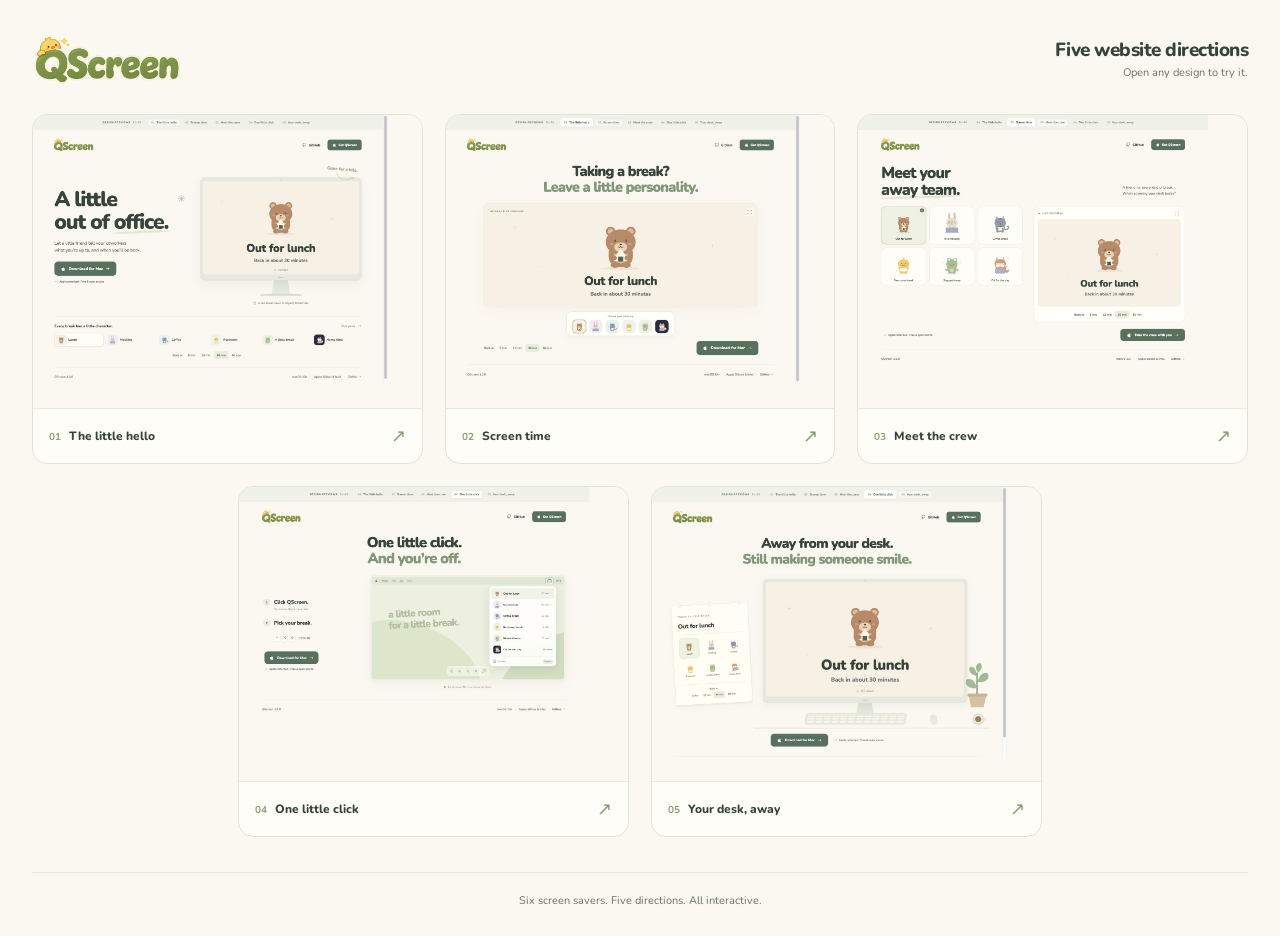
<file: website/compare.html>
<!doctype html>
<html lang="en">
<head>
  <meta charset="utf-8">
  <meta name="viewport" content="width=device-width, initial-scale=1">
  <meta name="robots" content="noindex, nofollow">
  <meta name="theme-color" content="#faf8f0">
  <title>QScreen — Five website directions</title>
  <link rel="icon" href="assets/favicon.svg" type="image/svg+xml">
  <link rel="stylesheet" href="styles.css?v=20261113-home5">
  <style>
    .gallery-header{max-width:1280px;padding:35px 32px 29px;margin:auto;display:flex;align-items:center;justify-content:space-between;gap:20px}
    .gallery-header img{width:150px;height:50px;object-fit:contain}
    .gallery-header h1{font-size:19px;letter-spacing:-.5px;font-weight:800}
    .gallery-header span{color:#687660;font-size:11px;display:block;margin-top:5px}
    .gallery-heading{text-align:right}
    .gallery-grid{max-width:1280px;margin:0 auto;padding:0 32px 35px;display:flex;gap:22px;flex-wrap:wrap;justify-content:center}
    .gallery-card{width:calc((100% - 44px)/3);min-width:0;overflow:hidden;border:1px solid #dfe4d5;border-radius:15px;background:#fffdf7;transition:transform .2s,box-shadow .2s,border-color .2s}
    .gallery-card:hover{transform:translateY(-4px);box-shadow:0 14px 28px #3f5d4212;border-color:#b9c9ab}
    .gallery-card img{display:block;width:100%;height:auto;aspect-ratio:1.32;object-fit:cover;object-position:top;border-bottom:1px solid #e6e9dc}
    .gallery-card figcaption{display:flex;align-items:center;justify-content:space-between;gap:10px;padding:15px 16px;font-size:12px;font-weight:800}
    .gallery-card figcaption b{font-size:10px;color:#8b9e7d;margin-right:8px;font-weight:700}
    .gallery-card figure{margin:0}.gallery-arrow{font-size:18px;color:#879d78}
    .gallery-footer{max-width:1216px;margin:0 auto;padding:20px 0 28px;border-top:1px solid #e2e7d9;color:#687660;font-size:11px;text-align:center}
    @media(max-width:1000px){.gallery-card{width:calc((100% - 22px)/2)}}
    @media(max-width:600px){.gallery-header{padding:23px 22px}.gallery-header img{width:125px}.gallery-header h1{font-size:16px}.gallery-header span{font-size:9px}.gallery-grid{padding:0 22px 25px;gap:18px}.gallery-card{width:100%}.gallery-card figcaption{font-size:13px}.gallery-footer{margin:0 22px;font-size:10px}}
    @media(prefers-reduced-motion:reduce){.gallery-card{transition:none}.gallery-card:hover{transform:none}}
  </style>
</head>
<body>
  <header class="gallery-header">
    <img src="assets/wordmark.png" width="150" height="50" alt="QScreen">
    <div class="gallery-heading"><h1>Five website directions</h1><span>Open any design to try it.</span></div>
  </header>
  <main class="gallery-grid" aria-label="Five interactive QScreen website designs">
    <a class="gallery-card" href="index.html?view=1"><figure><img src="assets/previews/01.jpg" alt="Cream and sage split layout with a screen saver on a monitor and six reason selectors"><figcaption><span><b>01</b>The little hello</span><span class="gallery-arrow" aria-hidden="true">↗</span></figcaption></figure></a>
    <a class="gallery-card" href="index.html?view=2"><figure><img src="assets/previews/02.jpg" alt="Large central screen saver with a floating animal selector underneath"><figcaption><span><b>02</b>Screen time</span><span class="gallery-arrow" aria-hidden="true">↗</span></figcaption></figure></a>
    <a class="gallery-card" href="index.html?view=3"><figure><img src="assets/previews/03.jpg" alt="Six character cards beside a live screen saver preview"><figcaption><span><b>03</b>Meet the crew</span><span class="gallery-arrow" aria-hidden="true">↗</span></figcaption></figure></a>
    <a class="gallery-card" href="index.html?view=4"><figure><img src="assets/previews/04.jpg" alt="Two-step tutorial beside an interactive Mac menu-bar demonstration"><figcaption><span><b>04</b>One little click</span><span class="gallery-arrow" aria-hidden="true">↗</span></figcaption></figure></a>
    <a class="gallery-card" href="index.html?view=5"><figure><img src="assets/previews/05.jpg" alt="Illustrated desk with a monitor, plant and interactive break notepad"><figcaption><span><b>05</b>Your desk, away</span><span class="gallery-arrow" aria-hidden="true">↗</span></figcaption></figure></a>
  </main>
  <footer class="gallery-footer">Six screen savers. Five directions. All interactive.</footer>
</body>
</html>
</file>
<file: website/styles.css>
@font-face{font-family:Nunito;src:url('assets/Nunito.ttf') format('truetype');font-weight:200 1000;font-style:normal;font-display:swap}
:root{--paper:#faf8f0;--white:#fffefa;--ink:#34443b;--green:#53715b;--green-dark:#3e5c47;--muted:#899087;--line:#e5e7dc;--soft:#edf0e5;--radius:24px;font-family:Nunito,ui-rounded,-apple-system,BlinkMacSystemFont,'Segoe UI',sans-serif;color:var(--ink);background:var(--paper);font-synthesis:none;font-optical-sizing:auto}
*{box-sizing:border-box}body{margin:0}button,a,input{-webkit-tap-highlight-color:transparent}button{font:inherit;color:inherit;cursor:pointer}a{color:inherit;text-decoration:none}button{border:0}svg{flex-shrink:0;vertical-align:middle}button,a{touch-action:manipulation}button:focus-visible,a:focus-visible{outline:3px solid #8aa57c;outline-offset:5px}button:disabled{cursor:default}::selection{background:#dce8d1}h1,h2,h3,p{margin:0}h1{font-size:clamp(56px,5.5vw,80px);font-weight:850;letter-spacing:-3.7px;line-height:1.08}h2{font-size:23px;letter-spacing:-.6px;font-weight:800}p{line-height:1.6}.sr-only{position:absolute;width:1px;height:1px;overflow:hidden;clip:rect(0,0,0,0);white-space:nowrap}.skip-link{position:fixed;top:-100px;left:16px;z-index:99;background:var(--green);color:#fff;padding:12px 20px;border-radius:12px}.skip-link:focus{top:12px}.no-script{margin:40px}
.design-bar{height:58px;background:#f0f1e9;border-bottom:1px solid #dfe3d8;display:flex;align-items:center;justify-content:center;gap:25px;padding:8px 20px;position:relative;z-index:30}.design-label{font-size:9px;font-weight:850;letter-spacing:1.3px;white-space:nowrap;color:#6d7c6e;display:flex;gap:10px;align-items:center}.design-label>span{font-weight:600;letter-spacing:0;color:#919a8f}.design-options{display:flex;gap:5px}.design-options a{padding:8px 13px;border:1px solid transparent;border-radius:8px;font-size:11px;white-space:nowrap;font-weight:750;color:#7a8478;transition:background .18s,color .18s,box-shadow .18s}.design-options a>span{font-size:10px;margin-right:5px;opacity:.65}.design-options a:hover{background:#e5e9df}.design-options a.active{background:var(--white);border-color:#e0e4d7;color:var(--green-dark);box-shadow:0 2px 6px #3d4a3710}
#main{max-width:1440px;margin:auto;outline:none}.site-header{height:112px;max-width:1280px;margin:auto;padding:0 56px;display:flex;align-items:center;justify-content:space-between}.brand{display:flex;align-items:center;margin-left:-5px}.brand img{width:156px;height:52px;object-fit:contain}.header-actions{display:flex;align-items:center;gap:28px}.text-link{display:inline-flex;align-items:center;gap:8px;font-size:13px;font-weight:750}.text-link:hover{color:var(--green)}.button{display:inline-flex;align-items:center;justify-content:center;gap:10px;min-height:54px;padding:0 23px;border-radius:13px;font-size:15px;font-weight:800;white-space:nowrap;transition:transform .2s,box-shadow .2s,background .2s}.button:hover{transform:translateY(-2px);box-shadow:0 7px 18px #3e5c4720}.button:active{transform:translateY(0)}.primary{background:var(--green);color:#fffefa}.primary:hover{background:var(--green-dark)}.button.small{min-height:41px;padding:0 17px;font-size:12px;border-radius:10px;gap:7px}.button.small>svg:first-child{width:17px;height:17px}.button.small>svg:last-child{display:none}.icon-button{width:34px;height:34px;border-radius:10px;display:inline-flex;align-items:center;justify-content:center;background:transparent;color:var(--muted)}.icon-button:hover{background:#dfe5d766;color:var(--green)}.site-footer{max-width:1168px;margin:0 auto;padding:28px 0 30px;border-top:1px solid var(--line);display:flex;align-items:center;justify-content:space-between;gap:20px;color:#858e82;font-size:11px;font-weight:650}.site-footer>span{display:flex;align-items:center;gap:7px}.site-footer i{font-style:normal;margin:0 4px;opacity:.6}.site-footer a{display:inline-flex;gap:4px;align-items:center}.site-footer a:hover{color:var(--green)}.free-tag{font-size:11px;font-weight:800;color:#71816d;letter-spacing:.4px;display:flex;align-items:center;gap:8px}.live-dot{height:6px;width:6px;background:#8ba17c;border-radius:50%;display:inline-block;flex-shrink:0;box-shadow:0 0 0 4px #8ba17c0c}.hero-description{font-size:17px;color:#7d897c;font-weight:550;letter-spacing:-.15px}.hero-cta{display:flex;flex-direction:column;align-items:flex-start;gap:15px}.trust-note{display:inline-flex;align-items:center;gap:5px;color:#8a9385;font-size:10px;font-weight:650}.trust-note>svg{color:#7d9674}.trust-note>span{margin:0 3px;opacity:.6}.sage-text{color:#7e9977}.hand-underline{position:relative;display:inline-block;z-index:0}.hand-underline:after{content:'';position:absolute;height:9px;bottom:0;left:-3px;right:-8px;border-radius:50%;background:#e3e8cf;z-index:-1;transform:rotate(-2deg)}
.animal{width:100%;height:100%;overflow:visible;display:block}.pal-motion{animation:pal-bob 4s ease-in-out infinite;transform-origin:50% 70%}.pal-eyes{animation:pal-blink 5.7s infinite;transform-box:fill-box;transform-origin:center}.steam{animation:steam 3s ease-in-out infinite}.bubbles{animation:bubble 4s ease-in-out infinite}.sleep-z{animation:steam 4s ease-in-out infinite}.reason-art .animal .pal-motion,.menu-avatar .animal .pal-motion{animation:none}.reason-art .animal .pal-eyes,.menu-avatar .animal .pal-eyes{animation:none}.reason-button:hover .pal-motion{animation:pal-bob 1.8s ease-in-out infinite}.reason-button:hover .reason-art{transform:translateY(-3px)}@keyframes pal-bob{0%,100%{transform:translateY(0)}50%{transform:translateY(-6px)}}@keyframes pal-blink{0%,94%,99%,100%{transform:scaleY(1)}96%,97%{transform:scaleY(.08)}}@keyframes steam{0%,100%{transform:translateY(0);opacity:.45}50%{transform:translateY(-6px);opacity:.85}}@keyframes bubble{0%,100%{transform:translateY(0);opacity:.4}50%{transform:translateY(-8px);opacity:.8}}
.screen-scene{aspect-ratio:1.66;position:relative;isolation:isolate;overflow:hidden;background:var(--scene-bg,#f7f0e3);color:#34423b;display:flex;align-items:center;flex-direction:column;justify-content:center;transition:background .4s,color .3s;border-radius:inherit;container-type:inline-size}.scene-character{position:relative;width:44%;height:54%;margin-top:-1%;display:flex;align-items:center;justify-content:center;z-index:1}.scene-copy{display:flex;flex-direction:column;align-items:center;gap:8px;z-index:1;margin-top:1%;padding:0 14px;width:100%;text-align:center}.scene-title{font-size:7.2cqw;line-height:1.15;font-weight:850;letter-spacing:-.12cqw}.scene-return{font-size:2.9cqw;font-weight:750;color:#7c897f;line-height:1.5}.scene-lock{position:absolute;bottom:3%;display:flex;align-items:center;gap:5px;font-size:1.7cqw;opacity:.4;font-weight:700}.scene-lock svg{width:1.6cqw;height:1.6cqw}.scene-spark{position:absolute;color:#8d9b7b;font-size:3cqw;font-weight:400;opacity:.23}.s1{left:11%;top:19%;animation:drift 13s ease-in-out infinite}.s2{right:16%;top:37%;animation:drift 11s ease-in-out infinite reverse}.s3{left:20%;top:57%;font-size:5cqw}.s4{right:27%;top:12%;font-size:4cqw}.night{color:#f5eddf}.night .scene-return{color:#c5c7d8}.night .scene-spark{color:#d6d4b8;opacity:.45}.scene-moon{display:none;position:absolute;right:13%;top:13%;width:6%;aspect-ratio:1;background:#f6d99b;border-radius:50%}.scene-moon:after{content:'';position:absolute;width:100%;height:100%;left:32%;top:-19%;border-radius:50%;background:var(--scene-bg)}.night .scene-moon{display:block}@keyframes drift{50%{transform:translate(7px,-7px)}}
.monitor{position:relative}.monitor-bezel{background:#e9e8e0;border:1px solid #dbddd2;border-radius:20px;padding:12px 10px 21px;position:relative;box-shadow:0 18px 40px #515f4510}.monitor .screen-scene{border-radius:10px}.monitor-camera{position:absolute;top:5px;width:3px;height:3px;left:calc(50% - 1.5px);border-radius:50%;background:#b9bfb3}.monitor-bottom{position:absolute;bottom:8px;width:19px;height:3px;background:#c7cebf;left:calc(50% - 9.5px);border-radius:4px}.monitor-neck{height:51px;width:83px;margin:0 auto;background:linear-gradient(#d7dbce,#e9ebdf);clip-path:polygon(18% 0,82% 0,92% 100%,8% 100%)}.monitor-foot{height:8px;width:159px;background:#d7ddcd;border-radius:70% 70% 3px 3px;margin:0 auto;box-shadow:0 7px 14px #5d6a4c0b}.preview-top{height:25px;display:flex;align-items:center;justify-content:space-between;gap:10px;color:#8b9485;font-size:9px;font-weight:650;padding:0 3px 9px}.window-dots{display:flex;gap:4px}.window-dots i{width:5px;height:5px;border-radius:50%;background:#cbd1c2}.preview-top .icon-button{width:20px;height:20px}.floating-tag{display:flex;align-items:center;gap:7px;justify-content:center;font-size:10px;color:#88917f}
.reason-picker{display:flex;gap:10px;align-items:center}.reason-button{position:relative;background:transparent;display:flex;align-items:center;justify-content:center;gap:7px;border-radius:14px;padding:5px 12px 5px 5px;border:1px solid transparent;transition:background .2s,border-color .2s,transform .2s,box-shadow .2s;min-height:50px}.reason-art{display:flex;align-items:center;justify-content:center;flex-shrink:0;transition:transform .2s;overflow:visible}.reason-label{font-size:12px;font-weight:750;white-space:nowrap;color:#7e887b}.reason-button.selected{background:#fffdf8;border-color:#d6decd;box-shadow:0 3px 9px #53604708}.reason-button:hover{background:#f2f3e9}.reason-button.selected .reason-label{color:#3d5a43}.reason-button .choice-check{display:none;position:absolute;right:7px;top:7px;width:16px;height:16px;background:#5e7b5c;border-radius:50%;color:white;align-items:center;justify-content:center}.pills .reason-art{width:40px;height:40px;border-radius:10px;background:var(--tile-bg)}.pills .reason-art .animal{width:39px;height:39px}.time-control{display:flex;align-items:center;gap:12px}.time-label{font-size:11px;font-weight:700;color:#92998c}.time-options{display:flex;align-items:center;gap:3px}.time-options button{padding:6px 10px;font-size:11px;font-weight:750;border-radius:8px;background:transparent;color:#8b9485;min-height:30px}.time-options button.selected{color:#56714d;background:#e8eddd}.time-options button:hover{background:#e9eee0}.time-options button span{font-weight:550}.no-timer{display:none;color:#92998c;font-size:11px}.is-offwork .time-label,.is-offwork .time-options{display:none}.is-offwork .no-timer{display:block}.selection-label{display:inline-flex;align-items:center;gap:8px;font-size:9px;font-weight:800;letter-spacing:1.2px;color:#91a086}
/* 01 — The little hello */
.hello-hero{display:grid;grid-template-columns:.95fr 1.15fr;align-items:center;gap:46px;max-width:1168px;margin:38px auto 0;min-height:434px}.hero-copy{position:relative;padding-bottom:12px}.hello-hero .free-tag{margin-bottom:27px;font-size:11px;letter-spacing:.1px}.hello-hero h1{position:relative;font-size:80px}.title-spark{position:absolute;font-size:38px;color:#b3bf97;right:14px;top:23px;font-weight:400}.hello-hero .hero-description{margin:24px 0 29px}.hello-preview{position:relative;padding-top:29px}.hello-monitor{width:100%}.preview-sticker{position:absolute;right:15px;top:-14px;transform:rotate(5deg);font-size:16px;font-weight:750;color:#8d9e7c;z-index:2}.preview-sticker svg{position:absolute;width:77px;height:47px;right:4px;top:20px;fill:none;stroke:#abb998;stroke-width:1.5}.hello-preview .floating-tag{margin-top:21px}.hello-controls{max-width:1168px;margin:45px auto 31px;padding:25px 0 0;border-top:1px solid var(--line)}.picker-caption{display:flex;align-items:center;justify-content:space-between;font-size:14px;font-weight:800;margin-bottom:17px}.picker-caption>span{display:flex;align-items:center;gap:8px;font-size:11px;color:#929b89;font-weight:650}.hello-controls .reason-picker{justify-content:space-between;gap:9px}.hello-controls .reason-button{flex:1;justify-content:flex-start;gap:7px}.hello-controls .time-control{justify-content:center;margin-top:17px;min-height:30px}
/* 02 — Screen time */
.cinema-hero{max-width:1050px;margin:14px auto 37px}.cinema-heading{text-align:center;position:relative;margin:0 auto 31px}.cinema-heading .free-tag{justify-content:center;letter-spacing:1.8px;font-size:9px;margin-bottom:17px}.cinema-heading h1{font-size:54px;letter-spacing:-2.4px;line-height:1.12}.cinema-stage{position:relative;padding-bottom:35px}.cinema-preview{border-radius:24px;position:relative;box-shadow:0 15px 45px #6c745409;overflow:hidden}.cinema-preview>.screen-scene{aspect-ratio:2.65;border:1px solid #e8e8dd;border-radius:24px}.cinema-preview .scene-character{height:64%;width:32%;margin-top:-1%}.cinema-preview .scene-title{font-size:4.4cqw}.cinema-preview .scene-return{font-size:1.85cqw}.cinema-preview .scene-copy{gap:7px;margin-top:-1%}.cinema-preview .scene-lock{display:none}.cinema-preview .scene-spark{font-size:2cqw}.cinema-preview .scene-moon{width:4%;right:20%}.cinema-expand{position:absolute;top:17px;right:17px;width:33px;height:33px;color:#7d8e76;background:#fff8}.preview-corner{position:absolute;top:25px;left:27px;color:#83927b;font-size:9px;font-weight:750;letter-spacing:1.4px}.cinema-switcher{position:absolute;bottom:0;left:50%;transform:translateX(-50%);padding:11px 22px 10px;background:#fffef9;border:1px solid #e4e7d9;border-radius:22px;box-shadow:0 9px 23px #59654d0c;text-align:center;width:max-content;max-width:94%}.cinema-switcher>span{font-size:9px;font-weight:700;letter-spacing:.4px;color:#929c89;display:block;margin-bottom:7px}.rounds{gap:12px}.rounds .reason-button{padding:0;min-height:0;width:51px;height:51px;background:var(--tile-bg);border:2px solid transparent;border-radius:15px}.rounds .reason-button.selected{border-color:#718d64;box-shadow:0 0 0 3px #e6ecdc}.rounds .reason-art{width:49px;height:49px}.rounds .reason-label{position:absolute;bottom:-27px;left:50%;transform:translateX(-50%);font-size:9px;background:var(--ink);padding:4px 8px;color:white;border-radius:7px;opacity:0;pointer-events:none;z-index:5;transition:opacity .2s}.rounds .reason-button:hover .reason-label,.rounds .reason-button:focus-visible .reason-label{opacity:1}.cinema-bottom{margin-top:23px;display:flex;justify-content:space-between;align-items:center}.cinema-bottom .time-control{padding-left:5px}
/* 03 — Meet the crew */
.crew-hero{max-width:1168px;margin:20px auto 32px}.crew-heading{display:flex;align-items:flex-end;justify-content:space-between;margin-bottom:31px}.crew-heading .free-tag{font-size:9px;letter-spacing:1.4px;margin-bottom:18px}.crew-heading h1{font-size:60px;letter-spacing:-2.7px}.crew-heading .hero-description{font-size:14px;margin-bottom:6px;padding-right:36px;line-height:1.65}.crew-layout{display:grid;grid-template-columns:1fr 1.07fr;gap:42px;align-items:stretch}.crew-grid{display:grid;grid-template-columns:repeat(3,1fr);gap:13px;align-items:stretch}.crew-grid .reason-button{display:flex;flex-direction:column;border:1px solid #e5e8dc;padding:13px 6px 12px;border-radius:18px;background:#fffdf7;gap:3px;min-height:146px}.crew-grid .reason-button.selected{background:#edf1e3;border-color:#9caf8d;box-shadow:0 4px 12px #6680520c}.crew-grid .reason-art{width:102px;height:101px}.crew-grid .reason-label{font-size:10px;white-space:normal;color:#6d7d64}.crew-grid .reason-button.selected .choice-check{display:flex}.custom-link{font-size:10px;color:#929b89;display:flex;align-items:center;justify-content:center;gap:7px;margin-top:20px}.custom-link:hover{color:var(--green)}.crew-live{border:1px solid #e1e5d7;border-radius:22px;padding:15px;background:#fffef8;display:flex;flex-direction:column}.crew-live-top{height:23px;display:flex;align-items:center;justify-content:space-between;margin-bottom:10px;padding:0 3px}.crew-live-top .icon-button{width:25px;height:25px}.crew-live .screen-scene{aspect-ratio:1.63;border-radius:13px;flex:1;min-height:270px}.crew-live .scene-character{width:49%;height:57%}.crew-live .scene-title{font-size:6.6cqw}.crew-live .scene-return{font-size:2.9cqw}.crew-live .scene-lock{display:none}.crew-live .time-control{justify-content:center;margin-top:15px;min-height:30px}.crew-bottom{display:flex;justify-content:space-between;align-items:center;margin-top:24px;padding-left:8px}.crew-bottom .button{font-size:13px;min-height:47px}
/* 04 — One little click */
.click-hero{max-width:1168px;margin:15px auto 42px}.click-heading{text-align:center;margin-bottom:33px}.click-heading .free-tag{justify-content:center;font-size:9px;letter-spacing:1.6px;margin-bottom:16px}.click-heading h1{font-size:56px;letter-spacing:-2.5px}.click-layout{display:grid;grid-template-columns:.75fr 1.5fr;gap:37px;align-items:center}.click-instructions{padding:20px 4px 0}.step-item{display:flex;align-items:flex-start;gap:14px;margin-bottom:28px}.step-number{width:27px;height:27px;border:1px solid #dce3d1;border-radius:50%;background:#e9eedd;color:#63805b;display:flex;align-items:center;justify-content:center;font-size:11px;font-weight:850;flex-shrink:0;margin-top:3px}.step-item h3{font-size:20px;letter-spacing:-.4px;line-height:1.6}.step-item p{font-size:11px;color:#949d8d;margin-top:2px}.keyboard-hint{display:flex;align-items:center;gap:4px;margin:3px 0 39px 41px}kbd{font-family:inherit;font-weight:700;display:flex;align-items:center;justify-content:center;width:25px;height:27px;border:1px solid #e3e6d9;border-bottom-width:2px;border-radius:6px;background:#fffef8;font-size:12px;color:#7b8d73}.keyboard-hint>span{font-size:10px;color:#96a08e;margin-left:7px}.click-cta{margin-left:4px;display:flex;flex-direction:column;align-items:flex-start;gap:13px}.click-cta .button{min-height:48px;font-size:13px;padding:0 18px}.click-demo-wrap{position:relative}.desktop-demo{position:relative;height:408px;isolation:isolate;background:#e7eddc;border:8px solid #f0f0e7;border-radius:20px;box-shadow:0 13px 30px #4f623e0b;overflow:hidden}.desktop-bar{height:28px;position:relative;z-index:7;display:flex;align-items:center;background:#dbe4d2b8;backdrop-filter:blur(15px);padding:0 11px;gap:11px}.desktop-mac{display:flex;gap:15px;align-items:center;font-size:8px;color:#6b7e65;flex:1}.desktop-mac strong{font-weight:850}.menubar-trigger{height:25px;width:30px;border-radius:5px;background:transparent;position:relative;display:flex;align-items:center;justify-content:center;color:#5f7856}.menubar-trigger:hover,.menubar-trigger.open{background:#f9fbefc4;box-shadow:inset 0 0 0 1px #98ad87}.click-halo{position:absolute;inset:-4px;border:1px solid #8da87a;border-radius:8px;animation:click-pulse 2s ease-in-out infinite;pointer-events:none}.menubar-trigger.open .click-halo{display:none}@keyframes click-pulse{0%,100%{opacity:.3;transform:scale(.95)}50%{opacity:.9;transform:scale(1.12)}}.desktop-clock{font-size:9px;color:#728269;font-weight:700}.desktop-wallpaper{position:absolute;inset:28px 0 0;overflow:hidden;background:#edf0df;transition:opacity .3s}.wallpaper-blob{position:absolute;pointer-events:none}.blob-one{background:#dce5ca;width:550px;height:350px;border-radius:50% 60% 0 0;bottom:-140px;left:-120px;transform:rotate(18deg)}.blob-two{background:#d1dfbf;width:520px;height:290px;border-radius:70% 70% 0 0;bottom:-130px;right:-240px;transform:rotate(-30deg)}.desktop-hello{position:absolute;top:86px;left:63px;font-size:38px;font-weight:800;letter-spacing:-1.7px;line-height:1.14;color:#b1c09e;transform:rotate(-3deg)}.desktop-dock{position:absolute;bottom:13px;left:50%;transform:translateX(-50%);display:flex;gap:7px;background:#fbfcf496;padding:5px 7px;border:1px solid #ffffff8c;border-radius:11px}.desktop-dock i{width:24px;height:24px;background:#eef2e2;border:1px solid #e0e7d2;border-radius:6px;font-style:normal;font-size:15px;color:#9eb28e;display:flex;align-items:center;justify-content:center}.desktop-saver{position:absolute;inset:28px 0 0;opacity:0;pointer-events:none;transition:opacity .35s}.desktop-saver .screen-scene{height:100%;width:100%;aspect-ratio:auto;border-radius:0}.desktop-saver .scene-character{height:57%;width:39%;margin-top:-2%}.desktop-saver .scene-title{font-size:5.5cqw}.desktop-saver .scene-return{font-size:2.5cqw}.desktop-saver .scene-lock{display:none}.showing-saver .desktop-saver{opacity:1;pointer-events:auto}.showing-saver .desktop-wallpaper{opacity:0}.quick-menu{position:absolute;top:33px;right:29px;z-index:9;width:258px;padding:7px;background:#fffefaed;backdrop-filter:blur(20px);border:1px solid #e0e6d4;border-radius:14px;box-shadow:0 10px 35px #33472921;transform-origin:top right;animation:menu-in .18s ease-out}.quick-menu[hidden]{display:none}.menu-row{display:flex;width:100%;align-items:center;gap:9px;min-height:43px;border-radius:8px;padding:4px 7px;background:transparent;text-align:left;font-size:10px;font-weight:750}.menu-row:hover,.menu-row:focus-visible{background:#eaf0e1}.menu-row.selected{background:#f1f3e9}.menu-avatar{width:30px;height:30px;flex-shrink:0;border-radius:8px}.menu-time{margin-left:auto;color:#929b8d;display:flex;align-items:center;gap:3px;white-space:nowrap;font-weight:600;font-size:9px}.menu-footer{display:flex;align-items:center;gap:6px;margin:6px 5px 2px;padding-top:9px;border-top:1px solid #e6e9dd;font-size:8px;color:#95a08a}.menu-footer>span{margin-left:auto;background:#e8eddf;padding:3px 6px;border-radius:4px;color:#6c815e}.desktop-prompt{position:absolute;z-index:6;top:45px;right:72px;display:flex;align-items:center;gap:8px;font-size:12px;font-weight:750;color:#7c986a;transform:rotate(-6deg);transition:opacity .2s}.desktop-prompt svg{transform:rotate(-35deg)}.desktop-prompt.is-hidden{opacity:0;pointer-events:none}.return-demo{position:absolute;bottom:10px;right:11px;display:flex;gap:5px;align-items:center;background:#fffc;border:1px solid #d7dece90;border-radius:8px;font-size:8px;padding:5px 7px;color:#748767;z-index:3}.return-demo svg{transform:rotate(180deg)}.demo-caption{display:flex;justify-content:center;gap:7px;align-items:center;font-size:9px;font-weight:600;color:#9ba391;margin-top:16px}@keyframes menu-in{from{opacity:0;transform:translateY(-5px) scale(.97)}to{opacity:1;transform:none}}
/* 05 — Your desk, away */
.desk-hero{max-width:1168px;margin:16px auto 35px}.desk-heading{text-align:center;margin-bottom:22px}.desk-heading .free-tag{justify-content:center;letter-spacing:1.5px;font-size:9px;margin-bottom:15px}.desk-heading h1{font-size:52px;line-height:1.14;letter-spacing:-2.2px}.desk-composition{position:relative;display:grid;grid-template-columns:292px 1fr;gap:43px;min-height:440px;align-items:center;margin-top:28px}.desk-note{position:relative;padding:29px 22px 19px;border-radius:7px 8px 11px 7px;background:#fffdf4;border:1px solid #e5e4d4;box-shadow:4px 8px 0 -3px #eeeee2,0 14px 20px #686c4c09;transform:rotate(-3deg);z-index:2}.note-binding{position:absolute;top:-9px;left:25px;right:25px;display:flex;justify-content:space-between}.note-binding i{display:block;background:var(--paper);height:18px;width:10px;border:1px solid #e1e4d4;border-radius:8px}.note-date{font-size:8px;letter-spacing:1.5px;font-weight:800;color:#a2aa92}.note-current{font-size:23px;font-weight:800;letter-spacing:-.6px;margin:12px 0 13px;padding-bottom:16px;border-bottom:1px solid #e9eadb}.note-picks{display:grid;grid-template-columns:repeat(3,1fr);gap:7px}.note-picks .reason-button{padding:3px 2px 6px;gap:0;flex-direction:column;min-height:77px;border-radius:12px}.note-picks .reason-button.selected{background:#edf2df;border-color:#d3dfbf;box-shadow:none}.note-picks .reason-art{width:47px;height:47px}.note-picks .reason-label{font-size:8px;color:#8d997e}.note-timer{margin-top:15px;padding-top:13px;border-top:1px solid #e9eadb;flex-direction:column;gap:5px;min-height:57px}.note-timer .time-label{font-size:9px}.note-timer .time-options button{font-size:9px;padding:4px 8px;min-height:25px}.note-timer .no-timer{font-size:9px;margin-top:11px}.desk-monitor-area{position:relative;padding:15px 51px 62px 5px;min-width:0}.desk-monitor{position:relative;z-index:2;width:100%}.desk-monitor .monitor-bezel{padding:12px 11px 22px;border-radius:18px;box-shadow:0 12px 30px #5e6f4110}.desk-monitor .monitor-neck{height:43px;width:80px}.desk-monitor .monitor-foot{width:147px}.desk-monitor .screen-scene{aspect-ratio:1.73}.desk-plant{position:absolute;right:-41px;bottom:88px;width:110px;height:185px;z-index:3}.desk-keyboard{position:absolute;bottom:31px;left:20%;width:46%;height:42px;border-radius:8px;background:#e9e9dd;border:1px solid #dedfd2;padding:5px 7px;transform:skewX(-9deg);z-index:3}.desk-keyboard>div{display:grid;grid-template-columns:repeat(12,1fr);gap:3px;height:100%}.desk-keyboard i{background:#f8f9ed;border:1px solid #e0e4d5;border-radius:2px}.desk-mouse{position:absolute;bottom:31px;right:20%;width:25px;height:39px;background:#e9eade;border:1px solid #dce1d0;border-radius:12px;transform:rotate(-13deg);z-index:3}.desk-mouse:after{content:'';position:absolute;top:4px;height:9px;width:1px;background:#c5cdb8;left:11px}.desk-cup{position:absolute;width:43px;height:43px;border-radius:50%;background:#e2ddc7;bottom:30px;right:-12px;box-shadow:0 4px 5px #45533909;z-index:4}.desk-cup:before{content:'';position:absolute;inset:6px;background:#fff9e9;border-radius:50%}.desk-cup:after{content:'';position:absolute;inset:10px;background:#9e7c5f;border-radius:50%}.desk-cup>span{position:absolute;right:-9px;top:17px;width:14px;height:9px;border:3px solid #e2ddc7;border-radius:7px}.desk-line{position:absolute;height:2px;background:#dfe4d3;bottom:16px;left:-30px;right:-32px}.desk-bottom{display:flex;align-items:center;justify-content:center;gap:22px;margin-top:4px}.desk-bottom .button{min-height:49px;font-size:13px}
.expanded-preview{width:min(1000px,94vw);max-height:94dvh;padding:18px;border:1px solid #e3e7d7;border-radius:25px;color:var(--ink);background:var(--paper);box-shadow:0 30px 90px #18261730;overflow:auto}.expanded-preview::backdrop{background:#26352d75;backdrop-filter:blur(9px)}.expanded-header{display:flex;justify-content:space-between;align-items:center;padding:0 5px 13px}.expanded-title{font-size:12px;font-weight:750;color:#86947b}.expanded-preview>.screen-scene{border-radius:15px;aspect-ratio:1.9}.expanded-controls{padding:18px 0 3px}.expanded-controls .reason-picker{justify-content:center;flex-wrap:wrap}.expanded-controls .time-control{justify-content:center;margin-top:13px}.dialog-open{overflow:hidden}
@media(min-width:1500px){.hello-hero{margin-top:65px}.hello-controls{margin-top:55px}.site-header{height:125px}.cinema-hero{margin-top:30px}.crew-hero,.click-hero,.desk-hero{margin-top:35px}}
@media(max-width:1250px){.site-header{padding:0 38px}.hello-hero,.hello-controls,.crew-hero,.click-hero,.desk-hero,.site-footer{margin-left:38px;margin-right:38px}.hello-hero{gap:30px}.hello-hero h1{font-size:72px}.title-spark{right:0}.cinema-hero{margin-left:70px;margin-right:70px}.hello-controls .reason-button{padding-right:8px}.hello-controls .reason-label{font-size:10px}.hello-controls .reason-art{width:35px;height:35px}.crew-layout{gap:27px}.crew-grid .reason-button{min-height:137px}.crew-grid .reason-art{width:93px;height:92px}.crew-live .screen-scene{min-height:251px}.desk-composition{grid-template-columns:270px 1fr;gap:22px}.desk-note{padding:27px 18px 17px}.desk-monitor-area{padding-right:40px}.desktop-demo{height:380px}}
@media(max-width:1000px){.design-label{display:none}.design-bar{justify-content:center;height:54px}.design-options{gap:3px}.design-options a{padding:7px 10px;font-size:10px}.site-header{height:95px;padding:0 30px}.brand img{width:140px;height:47px}.hello-hero,.hello-controls,.crew-hero,.click-hero,.desk-hero,.site-footer{margin-left:30px;margin-right:30px}.hello-hero{margin-top:24px;min-height:380px;gap:25px;grid-template-columns:1fr 1.05fr}.hello-hero h1{font-size:62px;letter-spacing:-3px}.hello-hero .free-tag{font-size:9px;margin-bottom:24px}.hello-hero .hero-description{font-size:14px}.title-spark{font-size:29px;right:1px;top:18px}.preview-sticker{font-size:12px}.preview-sticker svg{width:60px;right:-4px;top:15px}.hello-preview .floating-tag{font-size:8px;margin-top:18px}.monitor-neck{height:40px;width:70px}.monitor-foot{width:140px}.hello-controls{margin-top:30px}.hello-controls .reason-picker{gap:3px}.hello-controls .reason-button{padding:4px;gap:3px;min-height:42px}.hello-controls .reason-art{width:31px;height:31px}.hello-controls .reason-label{font-size:9px}.cinema-hero{margin-left:45px;margin-right:45px;margin-top:22px}.cinema-heading h1{font-size:48px}.cinema-preview>.screen-scene{aspect-ratio:2.3}.crew-heading h1{font-size:52px}.crew-heading .hero-description{padding-right:0;font-size:12px}.crew-layout{gap:20px;grid-template-columns:1fr 1.08fr}.crew-grid{gap:8px}.crew-grid .reason-button{min-height:124px;padding:10px 3px}.crew-grid .reason-art{width:80px;height:80px}.crew-grid .reason-label{font-size:9px}.crew-live{padding:11px}.crew-live .selection-label{font-size:7px;letter-spacing:.8px}.crew-live .screen-scene{min-height:225px}.crew-live .time-control{gap:6px}.crew-live .time-options button{padding:5px 7px;font-size:10px}.click-heading h1{font-size:48px}.click-layout{grid-template-columns:.8fr 1.5fr;gap:20px}.step-item{gap:10px}.step-item h3{font-size:17px}.step-item p{font-size:10px}.desktop-demo{height:345px}.desktop-hello{font-size:30px;left:35px;top:87px}.quick-menu{width:230px;right:25px}.menu-row{min-height:38px;font-size:9px}.menu-avatar{height:26px;width:26px}.desktop-prompt{font-size:10px}.desktop-mac{gap:10px}.click-cta .button{font-size:12px;padding:0 13px}.click-cta .trust-note{font-size:8px}.click-instructions{padding-top:5px}.keyboard-hint{margin-left:36px;margin-bottom:28px}.desk-heading h1{font-size:44px}.desk-composition{grid-template-columns:240px 1fr;gap:16px;min-height:390px}.note-current{font-size:20px}.desk-monitor-area{padding:10px 27px 58px 0}.desk-monitor .monitor-bezel{padding:10px 8px 18px}.desk-monitor .monitor-neck{height:34px;width:65px}.desk-monitor .monitor-foot{width:125px}.desk-plant{width:85px;height:143px;right:-33px;bottom:80px}.desk-keyboard{bottom:28px;height:33px}.desk-mouse{bottom:28px;width:21px;height:31px}.desk-mouse:after{left:9px}.desk-cup{height:34px;width:34px;right:-12px;bottom:28px}.desk-cup:after{inset:8px}.desk-line{left:-10px;right:-13px;bottom:10px}.note-picks .reason-art{width:40px;height:40px}.note-picks .reason-button{min-height:65px}.note-picks .reason-label{font-size:7px}.desk-note{padding:25px 17px 15px}.note-timer .time-options button{font-size:8px;padding:4px 6px}.site-footer{font-size:10px}}
@media(max-width:760px){.design-bar{height:auto;min-height:52px;justify-content:flex-start;overflow-x:auto;padding:9px 13px;scrollbar-width:none}.design-bar::-webkit-scrollbar{display:none}.design-options{margin:0 auto;gap:4px}.design-options a{padding:7px 10px}.design-options a>span{margin-right:3px}.site-header{height:90px;padding:0 24px}.brand img{width:137px;height:46px}.header-actions{gap:17px}.header-actions .github-link{font-size:11px;gap:5px}.button.small{font-size:11px;min-height:38px;padding:0 13px}.button.small>svg:first-child{width:15px}.hello-hero,.hello-controls,.crew-hero,.click-hero,.desk-hero,.site-footer{margin-left:24px;margin-right:24px}.hello-hero{display:flex;flex-direction:column;gap:27px;margin-top:28px;min-height:0}.hero-copy{width:100%;text-align:center;padding:0}.hello-hero .free-tag{justify-content:center;font-size:9px;margin-bottom:20px}.hello-hero h1{font-size:66px;letter-spacing:-3.1px;display:inline-block}.hello-hero h1 br{display:none}.hello-hero h1 br:after{content:' '}.hello-hero h1 .title-spark{font-size:25px;right:-30px;top:1px}.hello-hero .hero-description{font-size:15px;line-height:1.65;margin:20px 0 24px}.hello-hero .hero-cta{align-items:center;gap:13px}.hello-preview{width:100%;max-width:580px;padding-top:25px}.preview-sticker{right:18px;top:0}.preview-sticker svg{height:35px;top:12px}.hello-monitor .monitor-bezel{border-radius:18px;padding:10px 8px 18px}.hello-monitor .monitor-neck{height:34px;width:70px}.hello-monitor .monitor-foot{width:133px;height:7px}.hello-preview .floating-tag{margin-top:14px;font-size:9px}.hello-controls{margin-top:27px;padding-top:24px;margin-bottom:23px}.picker-caption{font-size:13px;margin-bottom:15px}.picker-caption>span{font-size:10px}.hello-controls .reason-picker{display:grid;grid-template-columns:repeat(3,1fr);gap:7px}.hello-controls .reason-button{justify-content:flex-start;gap:7px;padding:6px;min-height:46px;background:#f4f4e9;border-color:transparent}.hello-controls .reason-button.selected{border-color:#c3d2b3;background:#fffdf8}.hello-controls .reason-label{font-size:10px}.hello-controls .reason-art{width:32px;height:32px}.hello-controls .time-control{margin-top:20px}.site-footer{flex-direction:column;justify-content:center;gap:12px;text-align:center;font-size:10px;padding:23px 0 26px}.site-footer>span{flex-wrap:wrap;justify-content:center}.cinema-hero{margin:27px 24px 30px}.cinema-heading{margin-bottom:26px}.cinema-heading .free-tag{font-size:8px;letter-spacing:1.3px;margin-bottom:15px}.cinema-heading h1{font-size:43px;letter-spacing:-1.9px;line-height:1.12}.cinema-preview>.screen-scene{aspect-ratio:1.55;border-radius:20px}.cinema-preview .scene-character{width:55%;height:57%;margin-top:-1%}.cinema-preview .scene-title{font-size:7.8cqw}.cinema-preview .scene-return{font-size:3.5cqw}.cinema-preview .scene-copy{gap:7px;margin-top:0}.cinema-preview .scene-moon{right:14%;width:7%}.preview-corner{top:18px;left:18px;font-size:7px;letter-spacing:1px}.cinema-expand{top:11px;right:11px;height:29px;width:29px}.cinema-switcher{padding:10px 14px 11px;border-radius:19px}.cinema-switcher>span{font-size:8px;margin-bottom:8px}.rounds{gap:9px}.rounds .reason-button{height:44px;width:44px;border-radius:12px}.rounds .reason-art{height:42px;width:42px}.cinema-stage{padding-bottom:40px}.cinema-bottom{flex-direction:column;gap:22px;margin-top:21px}.cinema-bottom .time-control{padding:0}.cinema-bottom .button{min-height:49px;font-size:13px}.crew-hero{margin-top:27px;margin-bottom:29px}.crew-heading{align-items:flex-start;flex-direction:column;gap:17px;margin-bottom:24px}.crew-heading .free-tag{font-size:8px;letter-spacing:1px;margin-bottom:15px}.crew-heading h1{font-size:54px;letter-spacing:-2.5px}.crew-heading h1 br{display:none}.crew-heading .hero-description{font-size:13px;line-height:1.6}.crew-heading .hero-description br{display:none}.crew-layout{display:flex;flex-direction:column;gap:24px}.crew-grid{gap:10px}.crew-grid .reason-button{min-height:137px;padding:10px 4px 12px}.crew-grid .reason-art{width:91px;height:91px}.crew-grid .reason-label{font-size:10px}.custom-link{font-size:9px;margin-top:14px}.crew-live{padding:13px;border-radius:19px}.crew-live .screen-scene{min-height:0;aspect-ratio:1.6}.crew-live .selection-label{font-size:8px}.crew-live .time-control{margin-top:13px}.crew-bottom{margin-top:25px;gap:17px;flex-direction:column-reverse;padding:0}.click-hero{margin-top:27px;margin-bottom:28px}.click-heading{margin-bottom:28px}.click-heading .free-tag{font-size:8px;letter-spacing:1.2px;margin-bottom:16px}.click-heading h1{font-size:47px;letter-spacing:-2.1px}.click-layout{display:flex;flex-direction:column;gap:26px}.click-instructions{width:100%;padding:0;display:grid;grid-template-columns:1fr 1fr;column-gap:15px}.step-item{margin-bottom:17px;gap:8px}.step-number{width:23px;height:23px;font-size:10px;margin-top:1px}.step-item h3{font-size:15px;letter-spacing:-.3px}.step-item p{font-size:9px;max-width:130px}.keyboard-hint{margin:0;grid-column:1/-1;justify-content:center}.click-cta{display:none}.click-demo-wrap{width:100%;max-width:600px}.desktop-demo{height:365px;border-width:6px;border-radius:17px}.desktop-bar{padding:0 9px;gap:7px}.desktop-mac{font-size:7px;gap:11px}.desktop-hello{font-size:32px;left:35px;top:91px}.desktop-clock{font-size:8px}.desktop-prompt{font-size:10px;right:58px}.quick-menu{width:238px;right:20px;padding:7px}.menu-row{font-size:10px;min-height:41px}.menu-avatar{width:28px;height:28px}.menu-time{font-size:8px}.desktop-saver .scene-character{height:56%;width:58%;margin-top:-3%}.desktop-saver .scene-title{font-size:7cqw}.desktop-saver .scene-return{font-size:3.4cqw}.demo-caption{font-size:8px;margin-top:13px}.desk-hero{margin-top:27px;margin-bottom:30px}.desk-heading h1{font-size:41px;letter-spacing:-1.8px}.desk-heading .free-tag{font-size:7px;letter-spacing:1px;margin-bottom:16px}.desk-composition{display:flex;flex-direction:column;gap:12px;min-height:0;margin-top:20px}.desk-note{order:2;width:100%;max-width:520px;transform:rotate(-1deg);margin-top:5px;padding:22px 18px 15px;border-radius:10px}.note-current{font-size:20px;display:inline-block;float:right;margin:0;padding:0;border:0}.note-date{font-size:7px;letter-spacing:1px;display:inline-block;margin-top:8px}.note-picks{clear:both;display:grid;grid-template-columns:repeat(6,1fr);gap:4px;padding-top:16px}.note-picks .reason-art{width:42px;height:42px}.note-picks .reason-button{min-height:65px;gap:3px}.note-picks .reason-label{font-size:7px;white-space:normal;min-height:10px}.note-timer{flex-direction:row;justify-content:center;gap:9px;margin-top:10px;padding-top:10px;min-height:37px}.note-timer .time-options button{font-size:9px;padding:5px 9px}.note-timer .no-timer{margin:0}.desk-monitor-area{width:100%;padding:10px 37px 62px 7px;max-width:570px}.desk-monitor .monitor-neck{height:34px}.desk-plant{right:-3px;bottom:82px;width:71px;height:120px}.desk-line{right:0;left:0;bottom:11px}.desk-cup{right:9px;bottom:30px;width:30px;height:30px}.desk-cup>span{right:-7px;top:12px}.desk-cup:after{inset:7px}.desk-keyboard{height:31px;bottom:30px}.desk-mouse{bottom:30px}.desk-bottom{margin-top:29px;flex-direction:column;gap:14px}.expanded-preview{padding:11px;border-radius:19px}.expanded-header{padding:0 2px 9px}.expanded-title{font-size:10px}.expanded-preview>.screen-scene{aspect-ratio:1.2}.expanded-controls{padding-top:13px}.expanded-controls .pills{display:grid;grid-template-columns:repeat(3,1fr);gap:5px}.expanded-controls .reason-button{padding:4px;gap:4px;justify-content:flex-start}.expanded-controls .reason-art{height:29px;width:29px}.expanded-controls .reason-label{font-size:9px}.expanded-controls .time-control{gap:8px}.expanded-controls .time-options button{font-size:10px}}
@media(max-width:420px){.header-actions .github-link{display:none}.site-header{padding:0 20px;height:84px}.brand img{width:133px}.hello-hero,.hello-controls,.crew-hero,.click-hero,.desk-hero,.site-footer{margin-left:20px;margin-right:20px}.hello-hero h1{font-size:55px;letter-spacing:-2.7px}.hello-hero h1 .title-spark{right:-22px;font-size:20px;top:0}.hello-hero .hero-description{font-size:13px}.picker-caption{font-size:11px}.picker-caption>span{font-size:9px;gap:4px}.hello-controls .reason-picker{gap:5px}.hello-controls .reason-label{font-size:9px}.hello-controls .reason-art{height:28px;width:28px}.hello-controls .reason-button{gap:4px;padding:4px}.trust-note{font-size:9px}.cinema-hero{margin-left:20px;margin-right:20px}.cinema-heading h1{font-size:37px;letter-spacing:-1.6px}.rounds{gap:7px}.rounds .reason-button{height:39px;width:39px}.rounds .reason-art{height:37px;width:37px}.cinema-switcher{padding-left:12px;padding-right:12px}.cinema-preview>.screen-scene{aspect-ratio:1.36}.crew-heading h1{font-size:48px}.crew-grid .reason-art{width:77px;height:77px}.crew-grid .reason-button{min-height:119px}.crew-grid .reason-label{font-size:9px}.crew-heading .hero-description{font-size:12px}.click-heading h1{font-size:41px}.click-heading .free-tag{font-size:7px}.step-item h3{font-size:13px}.step-item p{font-size:8px}.step-number{width:21px;height:21px;font-size:9px}.desktop-demo{height:341px}.desktop-mac{gap:9px}.desktop-mac span:last-child{display:none}.quick-menu{width:221px;right:16px}.menu-row{font-size:9px;gap:7px;min-height:39px}.desktop-hello{left:25px;font-size:29px}.desk-heading h1{font-size:34px;letter-spacing:-1.4px}.desk-heading .free-tag{font-size:6px;letter-spacing:.8px}.note-date{font-size:6px}.note-current{font-size:18px}.note-picks .reason-art{width:36px;height:36px}.note-picks .reason-label{font-size:6px}.desk-note{padding-left:13px;padding-right:13px}.note-picks .reason-button{min-height:58px}.note-timer .time-options button{padding:4px 7px}.desk-monitor-area{padding-right:33px}.desk-plant{width:59px;height:100px}.expanded-controls .reason-label{font-size:8px}}
@media(prefers-reduced-motion:reduce){*,*:before,*:after{animation:none!important;transition:none!important;scroll-behavior:auto!important}}

/* Keep the character dock clear of the return-time text. */
.cinema-stage{padding-bottom:0}.cinema-switcher{position:relative;left:auto;bottom:auto;transform:none;margin:16px auto 0}.cinema-bottom{margin-top:18px}

/* Keep small functional labels readable on the shared warm-paper palette. */
.hero-description,.reason-label,.time-label,.time-options button,.site-footer,.trust-note{color:#687660}
.scene-return{color:#68746e}.night .scene-return{color:#c5c7d8}

/* Selected homepage: the illustrated desk, followed by the menu-bar walkthrough. */
html{scroll-behavior:smooth}
.design-bar[hidden]{display:none}
.scroll-to-demo{display:flex;align-items:center;justify-content:center;gap:12px;width:max-content;max-width:calc(100% - 40px);margin:32px auto 0;padding:12px 18px;border-radius:30px;font-size:13px;font-weight:800;color:var(--green);background:#edf0e3}
.scroll-to-demo svg{transform:rotate(90deg)}
.scroll-to-demo:hover{background:#e2e9d7}
#how-it-works{scroll-margin-top:30px}
body[data-design="0"] .desk-hero{margin-top:22px}
body[data-design="0"] .click-hero{width:calc(100% - 112px);max-width:1168px;margin:72px auto 70px;padding:72px 0 35px;border-top:1px solid #dfe5d5}
.click-heading h2{font-size:56px;letter-spacing:-2.5px;line-height:1.08;font-weight:850}
body[data-design="0"] .click-heading{margin-bottom:48px}
body[data-design="0"] .click-instructions{padding-top:0}
body[data-design="0"] .keyboard-hint{margin-bottom:0}

/* Make the action itself the focal point, with a large, clickable callout. */
.desktop-demo{height:440px}
.desktop-bar{height:44px;padding:0 13px;gap:14px}
.desktop-mac{font-size:10px}
.desktop-clock{font-size:10px}
.menubar-trigger{width:48px;height:36px;background:#fffdf4;border:2px solid #6a865c;border-radius:9px;color:#45633e;box-shadow:0 2px 7px #49613c16}
.menubar-trigger:hover,.menubar-trigger.open{background:#fffef8;border-color:#395a34;box-shadow:0 0 0 4px #8ca57725}
.click-halo{inset:-5px;border:2px solid #759561;border-radius:13px;animation:click-pulse 2.5s ease-in-out infinite}
.menu-step{position:absolute;top:-4px;right:-9px;width:22px;height:22px;display:flex;align-items:center;justify-content:center;border:2px solid var(--paper);border-radius:50%;background:var(--green-dark);color:white;font-size:11px;font-weight:850;box-shadow:0 2px 5px #33472920}
.menubar-trigger.open .menu-step,.showing-saver .menu-step{display:none}
.desktop-wallpaper,.desktop-saver{top:44px}
.desktop-hello{top:125px;left:42px;font-size:36px}
.desktop-prompt{top:92px;right:48px;min-height:52px;padding:0 21px;gap:0;background:var(--green-dark);color:#fffef8;border:2px solid #fffdf1;border-radius:16px;box-shadow:0 6px 0 #d2ddc1,0 12px 24px #3d56341a;font-size:17px;font-weight:850;transform:none;animation:prompt-bob 2.8s ease-in-out infinite}
.desktop-prompt:hover{background:#304d39;animation-play-state:paused}
.desktop-prompt .prompt-arrow{position:absolute;right:8px;top:-52px;width:80px;height:60px;fill:none;stroke:var(--green-dark);stroke-width:3.5;stroke-linecap:round;stroke-linejoin:round;transform:none;pointer-events:none}
.desktop-prompt.is-hidden{visibility:hidden;animation:none}
.quick-menu{top:49px;right:35px;width:278px;padding:8px}
.menu-row{min-height:46px;font-size:11px}
.menu-time{font-size:10px}
.menu-avatar{width:33px;height:33px}
.menu-footer{font-size:9px}
.return-demo{font-size:10px;padding:8px 10px;bottom:13px;right:13px}
.demo-caption{font-size:11px;color:#687660;margin-top:18px}
@keyframes prompt-bob{0%,100%{transform:translateY(0)}50%{transform:translateY(4px)}}
@media(max-width:1000px){body[data-design="0"] .click-hero{width:calc(100% - 60px);padding-top:60px}.click-heading h2{font-size:48px}.desktop-demo{height:420px}.desktop-mac{gap:10px;font-size:9px}.desktop-mac span:last-child{display:none}.desktop-hello{font-size:29px;left:26px;top:140px}}
@media(max-width:760px){body[data-design="0"] .click-hero{width:calc(100% - 48px);margin-top:55px;padding-top:48px;margin-bottom:40px}.click-heading h2{font-size:43px;letter-spacing:-1.9px}body[data-design="0"] .click-heading{margin-bottom:30px}.header-actions .how-link{font-size:11px}.header-actions{gap:15px}body[data-design="0"] .header-actions .github-link{display:none}.desktop-demo{height:420px}.desktop-bar{gap:12px;padding:0 12px}.desktop-mac{font-size:8px;gap:10px}.desktop-prompt{right:39px;top:93px;font-size:16px;min-height:50px;padding:0 18px}.desktop-prompt .prompt-arrow{right:10px}.quick-menu{right:25px;width:min(278px,calc(100% - 40px))}.menu-row{font-size:11px;min-height:46px;gap:9px}.menu-avatar{width:32px;height:32px}.menu-time{font-size:10px}.desktop-hello{left:27px;top:145px;font-size:30px}.demo-caption{font-size:10px}.scroll-to-demo{font-size:12px;margin-top:29px}.step-item h3{font-size:16px}.step-item p{font-size:10px}.step-number{width:25px;height:25px;font-size:11px}}
@media(max-width:420px){body[data-design="0"] .site-header{padding:0 20px}.header-actions .how-link{font-size:10px}.header-actions{gap:11px}.brand img{width:120px}body[data-design="0"] .click-hero{width:calc(100% - 40px)}.click-heading h2{font-size:37px}.desktop-mac span{display:none}.desktop-prompt{font-size:15px}.desktop-hello{font-size:27px}.step-item h3{font-size:14px}.step-item p{font-size:9px}}
@media(prefers-reduced-motion:reduce){html{scroll-behavior:auto}.desktop-prompt,.click-halo{animation:none}}

@media(max-width:360px){body[data-design="0"] .header-actions .how-link{display:none}}

/* Keep the two homepage actions together and label the screen-switching controls. */
.desk-bottom{flex-direction:row;flex-wrap:wrap;gap:12px}
.desk-bottom .scroll-to-demo{margin:0;max-width:100%;min-height:49px;padding:0 20px;border-radius:13px;font-size:13px}

.note-picks .reason-button{background:#f8f8ef;border-color:#d5deca;box-shadow:0 2px 0 #e8ecdf;min-height:85px}
.note-picks .reason-button:hover{background:#e7eedb;border-color:#91aa7e;box-shadow:0 3px 0 #d7e2ca;transform:translateY(-2px)}
.note-picks .reason-button.selected{background:#e0ead2;border-color:#8aa576;box-shadow:0 2px 0 #ccdcbc}
.note-picks .reason-label{font-size:9px;color:#53674a}
.note-picks .reason-button.selected .choice-check{display:flex;width:13px;height:13px;top:4px;right:4px}
.note-picks .choice-check svg{width:10px;height:10px}
@media(max-width:760px){.note-picks{padding-top:0;gap:5px}.note-picks .reason-button{min-height:72px}.note-picks .reason-label{font-size:7px}.desk-bottom{gap:10px}.desk-bottom .scroll-to-demo{font-size:12px}}

/* A temporary floating cue points at the cards without changing their layout. */
.desk-note{z-index:5}
.note-picker{position:relative;clear:both}
.card-guide{position:absolute;z-index:6;left:calc(100% + 32px);top:18px;padding:13px 19px;border:2px solid #fffdf1;border-radius:16px;background:var(--green-dark);color:#fffef8;box-shadow:0 6px 0 #d2ddc1,0 12px 24px #3d56341a;font-size:15px;line-height:1.3;font-weight:850;white-space:nowrap;pointer-events:none;animation:prompt-bob 2.8s ease-in-out infinite}
.card-guide[hidden]{display:none}
.card-guide svg{position:absolute;left:-76px;top:calc(50% - 33px);width:80px;height:65px;fill:none;stroke:var(--green-dark);stroke-width:3.5;stroke-linecap:round;stroke-linejoin:round}
@media(max-width:760px){.note-picker{padding-top:74px}.card-guide{left:auto;right:0;top:5px;padding:11px 17px;font-size:14px}.card-guide svg{left:-8px;top:calc(100% - 3px);width:80px;height:65px;transform:none}.note-picker:has(.card-guide[hidden]){padding-top:8px}}
@media(prefers-reduced-motion:reduce){.card-guide{animation:none}}

.guide-arrow-mobile{display:none}
@media(max-width:760px){.guide-arrow-desktop{display:none}.guide-arrow-mobile{display:initial}}
</file>
